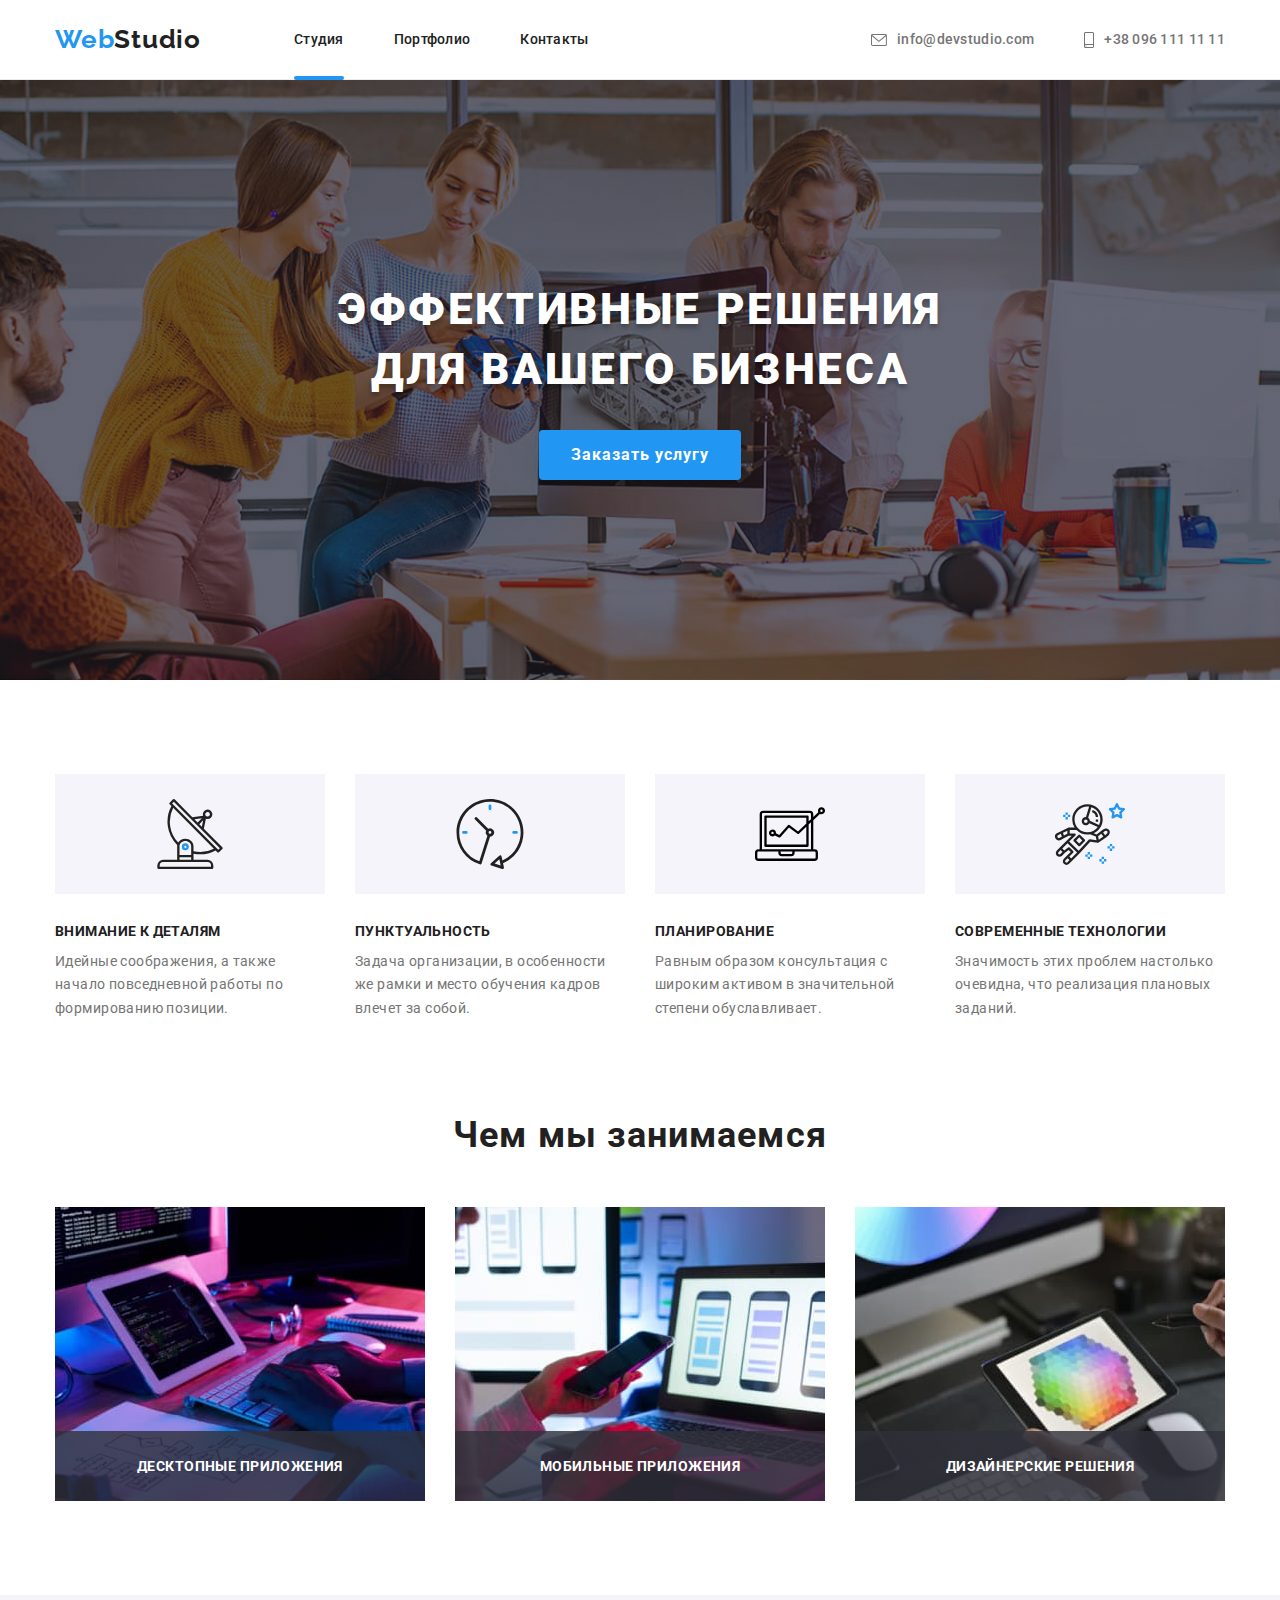
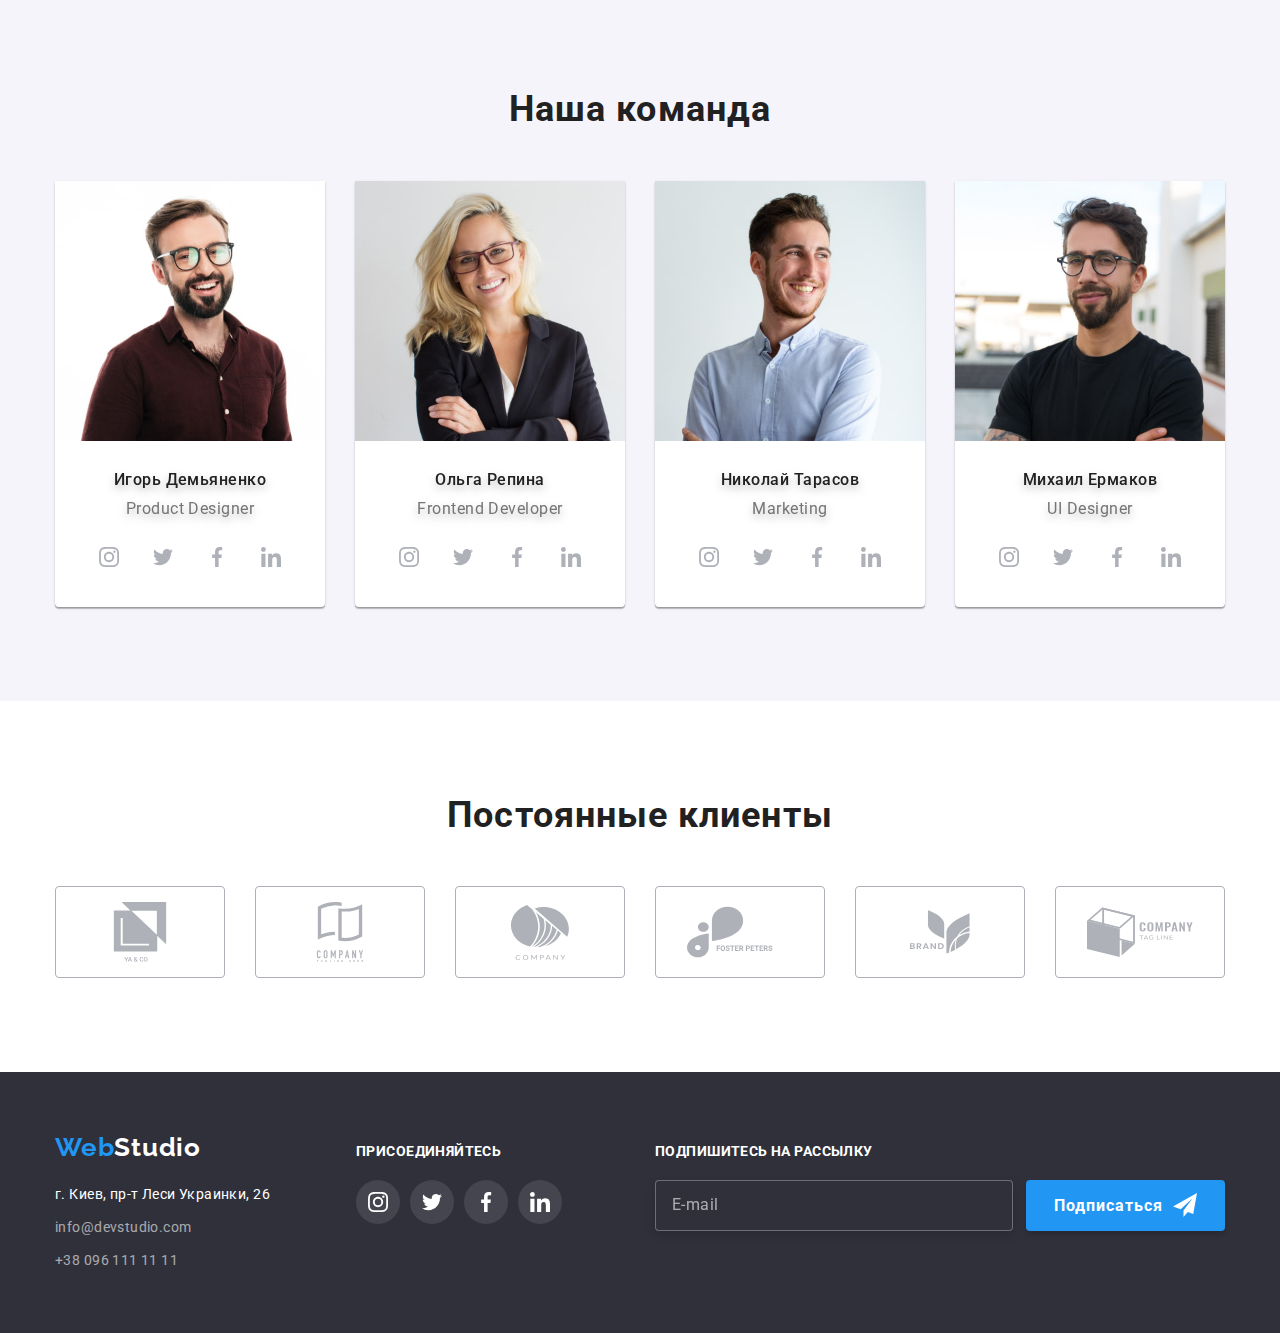
<file: index.html>
<!DOCTYPE html>
<html lang="ru">

<head>
    <meta charset="UTF-8">
    <meta http-equiv="X-UA-Compatible" content="IE=edge">
    <meta name="viewport" content="width=device-width, initial-scale=1.0">
    <link rel="preconnect" href="https://fonts.googleapis.com">
    <link rel="preconnect" href="https://fonts.gstatic.com" crossorigin>
    <link
        href="https://fonts.googleapis.com/css2?family=Raleway:wght@700&family=Roboto:wght@400;500;700;900&display=swap"
        rel="stylesheet">
    <link rel="stylesheet"
        href="https://cdnjs.cloudflare.com/ajax/libs/modern-normalize/1.1.0/modern-normalize.min.css">
    <link rel="stylesheet" href="./css/main.min.css">
    <title>WebStudio</title>
</head>

<body>

    <!-- Шапка сайта -->

    <Header class="page-header">
        <div class="container container__page-header">
            <a class="logo" href="./index.html">Web<span class="logo__black">Studio</span></a>

            <!-- Навигация -->

            <nav class="navigation">
                <ul class="navigation__list">
                    <li class="navigation__item"><a class="navigation__link navigation__link--current"
                            href="./index.html">Студия</a></li>
                    <li class="navigation__item"><a class="navigation__link" href="./portfolio.html">Портфолио</a></li>
                    <li class="navigation__item"><a class="navigation__link" href="#contacts">Контакты</a></li>
                </ul>
            </nav>

            <ul class="contacts__list">
                <li class="contacts__item">
                    <a class="contacts__link" href="mailto:info@devstudio.com">
                        <svg class="contacts__icon" width="16" height="12">
                            <use href="./images/icons.svg#envelope"></use>
                        </svg>info@devstudio.com
                    </a>
                </li>
                <li class="contacts__item">
                    <a class="contacts__link" href="tel:+380961111111">
                        <svg class="contacts__icon" width="10" height="16">
                            <use href="./images/icons.svg#smartphone"></use>
                        </svg>+38 096 111 11 11
                    </a>
                </li>
            </ul>
        </div>
    </Header>

    <!-- Основной контент -->

    <main>
        <!--Блок хиро-->
        <section class="hero">
            <div class="container">
                <h1 class="hero__title">Эффективные решения <br> для вашего бизнеса</h1>
                <button class="hero__button" type="button" data-modal-open>Заказать услугу</button>
            </div>
            <div class="backdrop backdrop--is-hidden" data-modal>
                <div class="modal">
                    <button class="modal__button" type="button" data-modal-close>
                        <svg width="18" height="18">
                            <use href="./images/icons.svg#button-close"></use>
                        </svg>
                    </button>

                    <form class="form" autocomplete="on">

                        <!-- =========Текс, обращение ========= -->
                        <p class="form__text">Оставьте свои данные, мы вам перезвоним</p>
                        <div class="form__container">

                            <!-- ========= Имя ========= -->
                            <label class="form__label">
                                <input class="form__input" type="text" name="name" placeholder=" " required
                                    title="Имя должно содержать не менее трех символом">
                                <span class="form__placeholder">Имя</span>
                                <svg class="form__icon" width="18" height="18">
                                    <use href="./images/icons.svg#modal-name"></use>
                                </svg>
                            </label>

                            <!-- ========= Телефон ========= -->
                            <label class="form__label">
                                <input class="form__input" type="tel" name="tel" placeholder=" " required>
                                <span class="form__placeholder">Телефон</span>
                                <svg class="form__icon" width="18" height="18">
                                    <use href="./images/icons.svg#modal-phone"></use>
                                </svg>
                            </label>

                            <!-- ========= Почта ========= -->
                            <label class="form__label">
                                <input class="form__input" type="email" name="mail" placeholder=" " required>
                                <span class="form__placeholder">Почта</span>
                                <svg class="form__icon" width="18" height="18">
                                    <use href="./images/icons.svg#modal-email"></use>
                                </svg>
                            </label>

                            <!-- ========= Комментарий ========= -->
                            <div class="textarea">
                                <!-- <label class="modal-form-textarea-label" for="comment">Комментарий</label> -->
                                <textarea class="textarea__input" name="comment" id="comment" autocomplete="off"
                                    placeholder="Введите текст"></textarea>
                                <label class="textarea__label" for="comment">Комментарий</label>
                            </div>
                            <!-- Чекбокс - условия рассылки -->

                            <label class="checkbox">
                                <input class="checkbox__input" type="checkbox" name="newsletter" required>
                                <span class="checkbox__icon"></span>
                                Соглашаюсь с рассылкой и принимаю &nbsp;
                                <a class="checkbox__link" href="">Условия договора</a>
                            </label>

                        </div>
                        <!-- Кнопка - Отправить -->
                        <button class="form__button" type="submit">Отправить</button>
                    </form>
                </div>
            </div>
        </section>

        <!--Особенности-->

        <section class="section">
            <h2 class="section__title section__title--visually-hidden">Особенности</h2>
            <!--Заголовок будет невидимый-->
            <div class="container">
                <ul class="features">
                    <li class="features__item">
                        <div class="features__container">
                            <svg width="70" height="70">
                                <use href="./images/icons.svg#antenna"></use>
                            </svg>
                        </div>
                        <h3 class="features__title">Внимание к деталям</h3>
                        <p class="features__text">Идейные соображения, а также начало повседневной работы по
                            формированию
                            позиции.</p>
                    </li>
                    <li class="features__item">
                        <div class="features__container">
                            <svg width="70" height="70">
                                <use href="./images/icons.svg#clock"></use>
                            </svg>
                        </div>
                        <h3 class="features__title">Пунктуальность</h3>
                        <p class="features__text">Задача организации, в особенности же рамки и место обучения кадров
                            влечет за собой.
                        </p>
                    </li>
                    <li class="features__item">
                        <div class="features__container">
                            <svg width="70" height="70">
                                <use href="./images/icons.svg#diagram"></use>
                            </svg>
                        </div>
                        <h3 class="features__title">Планирование</h3>
                        <p class="features__text">Равным образом консультация с широким активом в значительной степени
                            обуславливает.</p>
                    </li>
                    <li class="features__item">
                        <div class="features__container">
                            <svg width="70" height="70">
                                <use href="./images/icons.svg#astronaut"></use>
                            </svg>
                        </div>
                        <h3 class="features__title">Современные технологии</h3>
                        <p class="features__text">Значимость этих проблем настолько очевидна, что реализация плановых
                            заданий.
                        </p>
                    </li>
                </ul>
            </div>
        </section>

        <!-- Чем мы занимаемся -->

        <section class="section section--no-padding-top">
            <div class="container">
                <h2 class="section__title">Чем мы занимаемся</h2>
                <ul class="worksheet">
                    <li class="worksheet__item">
                        <img src="./images/ipadkeyboard.jpg" alt="Работает за клавиатурой" width="370">
                        <div class="worksheet__overlay">
                            <p class="worksheet__text">Десктопные приложения</p>
                        </div>
                    </li>
                    <li class="worksheet__item">
                        <img src="./images/notebooksmartphone.jpg" alt="Работает на смартфоне и ноутбуке" width="370">
                        <div class="worksheet__overlay">
                            <p class="worksheet__text">Мобильные приложения</p>
                        </div>
                    </li>
                    <li class="worksheet__item">
                        <img src="./images/tablet.jpg" alt="Смотрит в планшет" width="370">
                        <div class="worksheet__overlay">
                            <p class="worksheet__text">Дизайнерские решения</p>
                        </div>
                    </li>
                </ul>
            </div>
        </section>

        <!-- Наша команда -->

        <section class="section section--team-other-background">
            <div class="container">
                <h2 class="section__title">Наша команда</h2>
                <ul class="team">
                    <li class="team__item">
                        <img src="./images/igor-demianenko.jpg" alt="фото Игорь Демьяненко" width="270">
                        <div class="team-box">
                            <h3 class="team__title">Игорь Демьяненко</h3>
                            <p class="team__text">Product Designer</p>
                            <ul class="socials">
                                <li>
                                    <a class="socials__link" href="" aria-label="Инстаграм">
                                        <svg width="20" height="20">
                                            <use href="./images/icons.svg#instagram-team"></use>
                                        </svg>
                                    </a>
                                </li>
                                <li>
                                    <a class="socials__link" href="" aria-label="Твиттер">
                                        <svg width="20" height="20">
                                            <use href="./images/icons.svg#twitter-team"></use>
                                        </svg>
                                    </a>
                                </li>
                                <li>
                                    <a class="socials__link" href="" aria-label="Фейсбук">
                                        <svg width="20" height="20">
                                            <use href="./images/icons.svg#facebook-team"></use>
                                        </svg>
                                    </a>
                                </li>
                                <li>
                                    <a class="socials__link" href="" aria-label="Линкедин">
                                        <svg width="20" height="20">
                                            <use href="./images/icons.svg#linkedin-team"></use>
                                        </svg>
                                    </a>
                                </li>
                            </ul>
                        </div>

                    </li>
                    <li class="team__item">
                        <img src="./images/olga-repina.jpg" alt="фото Ольга Репина" width="270">
                        <div class="team-box">
                            <h3 class="team__title">Ольга Репина</h3>
                            <p class="team__text">Frontend Developer</p>
                            <ul class="socials">
                                <li>
                                    <a class="socials__link" href="" aria-label="Инстаграм">
                                        <svg width="20" height="20">
                                            <use href="./images/icons.svg#instagram-team"></use>
                                        </svg>
                                    </a>
                                </li>
                                <li>
                                    <a class="socials__link" href="" aria-label="Твиттер">
                                        <svg width="20" height="20">
                                            <use href="./images/icons.svg#twitter-team"></use>
                                        </svg>
                                    </a>
                                </li>
                                <li>
                                    <a class="socials__link" href="" aria-label="Фейсбук">
                                        <svg width="20" height="20">
                                            <use href="./images/icons.svg#facebook-team"></use>
                                        </svg>
                                    </a>
                                </li>
                                <li>
                                    <a class="socials__link" href="" aria-label="Линкедин">
                                        <svg width="20" height="20">
                                            <use href="./images/icons.svg#linkedin-team"></use>
                                        </svg>
                                    </a>
                                </li>
                            </ul>
                        </div>
                    </li>
                    <li class="team__item">
                        <img src="./images/nikolay-tarasov.jpg" alt="фото Николай Тарасов" width="270">
                        <div class="team-box">
                            <h3 class="team__title">Николай Тарасов</h3>
                            <p class="team__text">Marketing</p>
                            <ul class="socials">
                                <li>
                                    <a class="socials__link" href="" aria-label="Инстаграм">
                                        <svg width="20" height="20">
                                            <use href="./images/icons.svg#instagram-team"></use>
                                        </svg>
                                    </a>
                                </li>
                                <li>
                                    <a class="socials__link" href="" aria-label="Твиттер">
                                        <svg width="20" height="20">
                                            <use href="./images/icons.svg#twitter-team"></use>
                                        </svg>
                                    </a>
                                </li>
                                <li>
                                    <a class="socials__link" href="" aria-label="Фейсбук">
                                        <svg width="20" height="20">
                                            <use href="./images/icons.svg#facebook-team"></use>
                                        </svg>
                                    </a>
                                </li>
                                <li>
                                    <a class="socials__link" href="" aria-label="Линкедин">
                                        <svg width="20" height="20">
                                            <use href="./images/icons.svg#linkedin-team"></use>
                                        </svg>
                                    </a>
                                </li>
                            </ul>
                        </div>
                    </li>
                    <li class="team__item">
                        <img src="./images/mihail-ermakov.jpg" alt="фото Михаил Ермаков" width="270">
                        <div class="team-box">
                            <h3 class="team__title">Михаил Ермаков</h3>
                            <p class="team__text">UI Designer</p>
                            <ul class="socials">
                                <li>
                                    <a class="socials__link" href="" aria-label="Инстаграм">
                                        <svg width="20" height="20">
                                            <use href="./images/icons.svg#instagram-team"></use>
                                        </svg>
                                    </a>
                                </li>
                                <li>
                                    <a class="socials__link" href="" aria-label="Твиттер">
                                        <svg width="20" height="20">
                                            <use href="./images/icons.svg#twitter-team"></use>
                                        </svg>
                                    </a>
                                </li>
                                <li>
                                    <a class="socials__link" href="" aria-label="Фейсбук">
                                        <svg width="20" height="20">
                                            <use href="./images/icons.svg#facebook-team"></use>
                                        </svg>
                                    </a>
                                </li>
                                <li>
                                    <a class="socials__link" href="" aria-label="Линкедин">
                                        <svg width="20" height="20">
                                            <use href="./images/icons.svg#linkedin-team"></use>
                                        </svg>
                                    </a>
                                </li>
                            </ul>
                        </div>
                    </li>
                </ul>
            </div>
        </section>

        <!-- Постоянные клиенты -->

        <section class="section">
            <div class="container">
                <h2 class="section__title">Постоянные клиенты</h2>
                <ul class="clients">
                    <li><a class="clients__link" href="">
                            <svg width="106" height="60">
                                <use href="./images/icons.svg#company1">
                                </use>
                            </svg>
                        </a>
                    </li>
                    <li>
                        <a class="clients__link" href="">
                            <svg width="106" height="60">
                                <use href="./images/icons.svg#company2">
                                </use>
                            </svg>
                        </a>
                    </li>
                    <li>
                        <a class="clients__link" href="">
                            <svg width="106" height="60">
                                <use href="./images/icons.svg#company3">
                                </use>
                            </svg>
                        </a>
                    </li>
                    <li>
                        <a class="clients__link" href="">
                            <svg width="106" height="60">
                                <use href="./images/icons.svg#company4">
                                </use>
                            </svg>
                        </a>
                    </li>
                    <li>
                        <a class="clients__link" href="">
                            <svg width="106" height="60">
                                <use href="./images/icons.svg#company5">
                                </use>
                            </svg>
                        </a>
                    </li>
                    <li>
                        <a class="clients__link" href="">
                            <svg width="106" height="60">
                                <use href="./images/icons.svg#company6">
                                </use>
                            </svg>
                        </a>
                    </li>
                </ul>
            </div>
        </section>
    </main>

    <!-- Футер -->

    <footer class="footer">

        <div class="container container__footer--flex">

            <div class="footer__container">
                <a class="logo logo__footer" href="./index.html">Web<span class="logo__white">Studio</span></a>
                <!-- <img src="./images/Footer-bg.jpg" alt="Задний фон футера" width="1600"> -->
                <address class="address" id="contacts">
                    <ul class="address__list">
                        <li class="address__item"><a class="address__link" href="https://goo.gl/maps/4drAFhD1oQaZ1hP96"
                                target="_blank">г.
                                Киев, пр-т
                                Леси
                                Украинки, 26</a>
                        </li>
                        <li class="address__item"><a class="address__link--contact"
                                href="mailto:info@devstudio.com">info@devstudio.com</a></li>
                        <li class="address__item"><a class="address__link--contact" href="tel:+380961111111">+38 096 111
                                11
                                11</a>
                        </li>
                    </ul>
                </address>
            </div>

            <div class="join">
                <p class="join__text">Присоединяйтесь</p>
                <ul class="join__list">
                    <li>
                        <a class="join__link" href="">
                            <svg width="20" height="20">
                                <use href="./images/icons.svg#instagram-footer"></use>
                            </svg>
                        </a>
                    </li>
                    <li>
                        <a class="join__link" href="">
                            <svg width="20" height="20">
                                <use href="./images/icons.svg#twitter-footer"></use>
                            </svg>
                        </a>
                    </li>
                    <li>
                        <a class="join__link" href="">
                            <svg width="20" height="20">
                                <use href="./images/icons.svg#facebook-footer"></use>
                            </svg>
                        </a>
                    </li>
                    <li>
                        <a class="join__link" href="">
                            <svg width="20" height="20">
                                <use href="./images/icons.svg#linkedin-footer"></use>
                            </svg>
                        </a>
                    </li>
                </ul>
            </div>


            <form class="subscribe">
                <!-- <p class="footer-subscribe-text">Подпишитесь на рассылку</p> -->
                <div class="subscribe__container">
                    <label for="subscribe-mail" class="subscribe__label">Подпишитесь на рассылку</label>
                    <!-- Растягивал лэйбл, чтобы не промазал пользователь и автофокус в поле инпута сработал -->
                    <div class="subscribe__wrapper">
                        <input type="email" name="email" id="subscribe-mail" placeholder="E-mail" required>
                        <button type="submit" class="subscribe__button">Подписаться
                            <svg class="subscribe__icon" width="24" height="24">
                                <use href="./images/icons.svg#footer-button-subscribe"></use>
                            </svg>
                        </button>
                    </div>
                </div>

            </form>

        </div>

    </footer>

    <script src="./js/modal.js"></script>

</body>

</html>
</file>
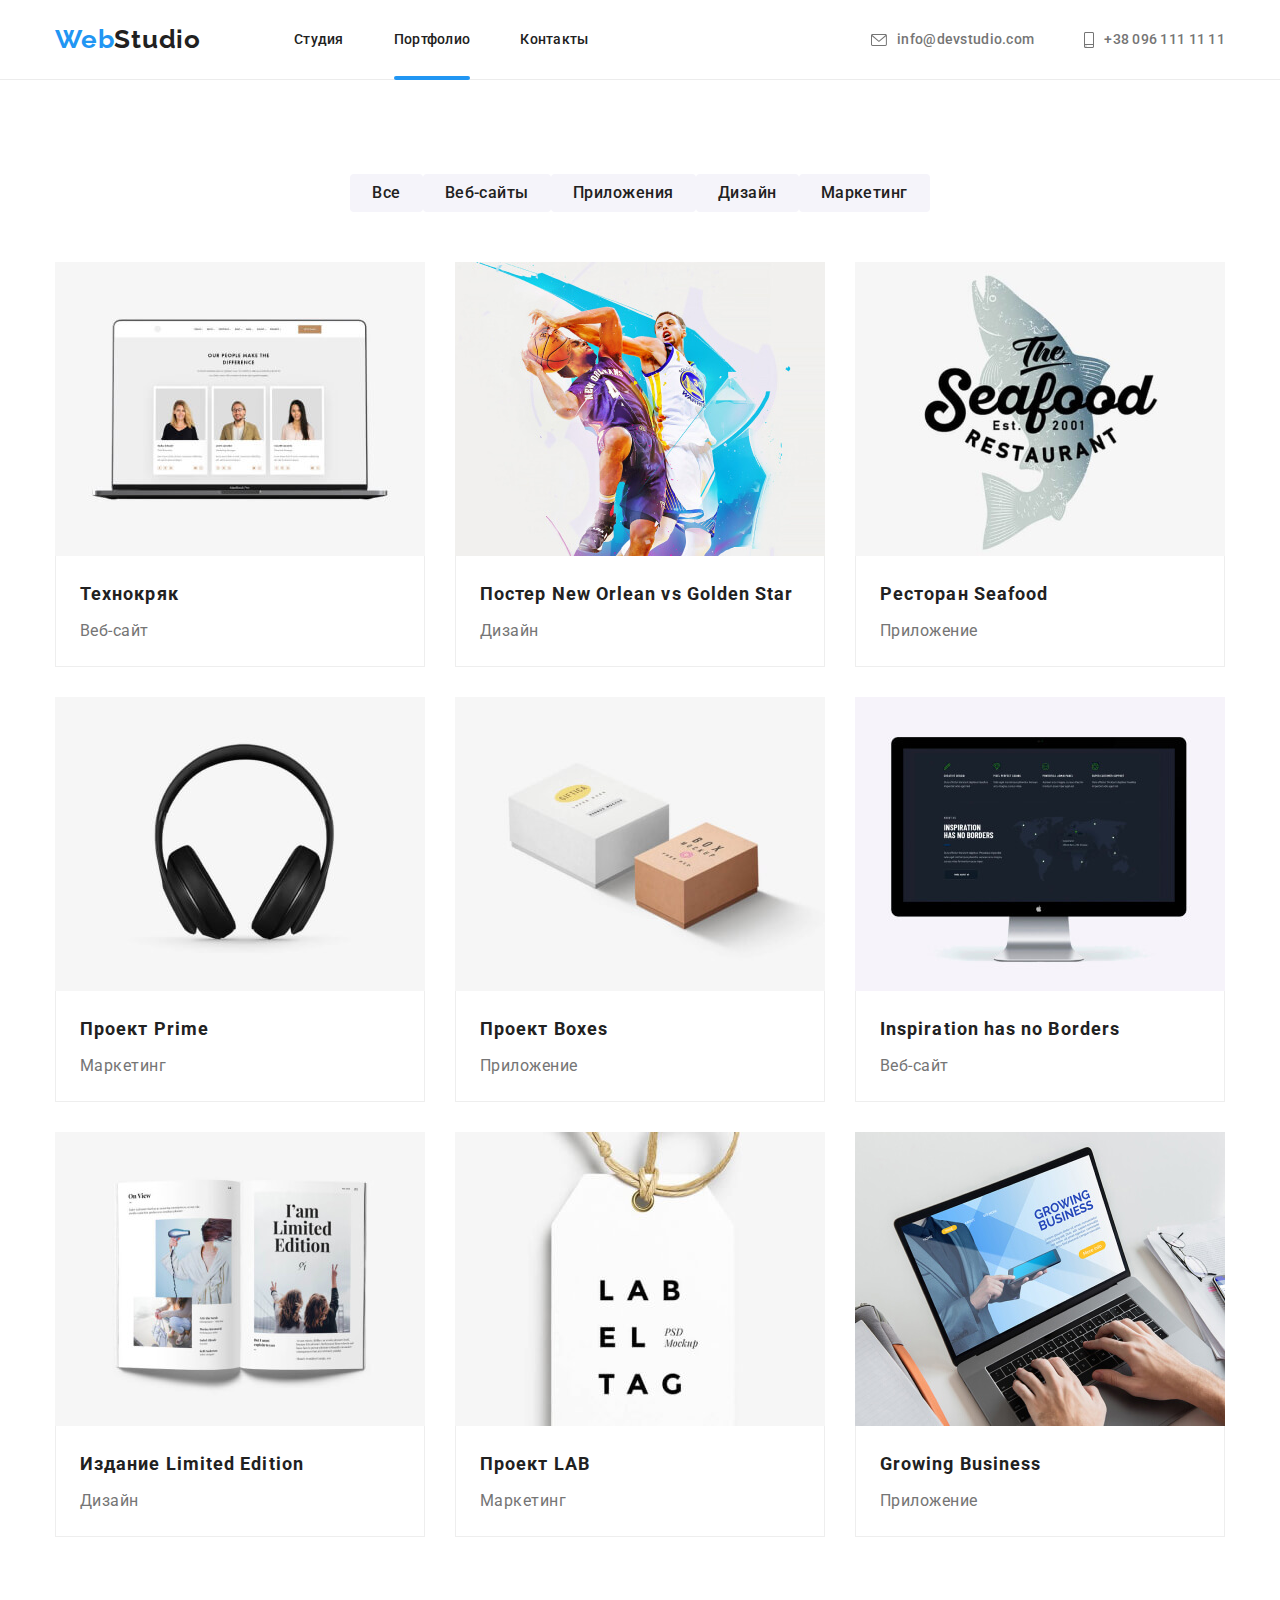
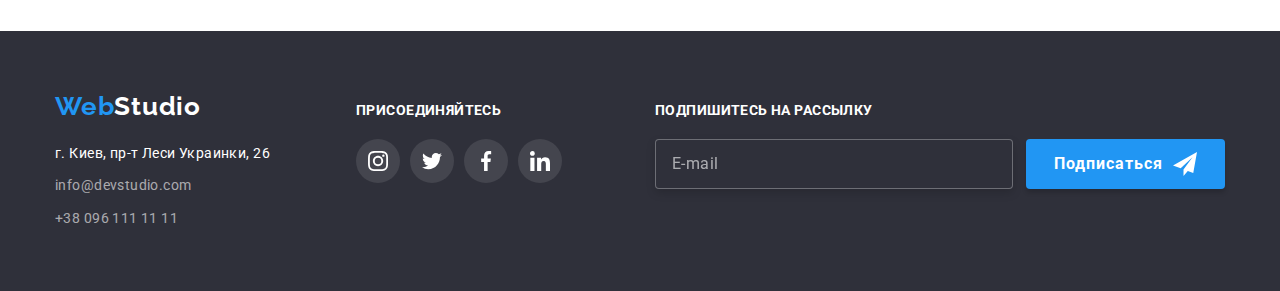
<file: portfolio.html>
<!DOCTYPE html>
<html lang="ru">

<head>
    <meta charset="UTF-8">
    <meta http-equiv="X-UA-Compatible" content="IE=edge">
    <meta name="viewport" content="width=device-width, initial-scale=1.0">
    <link rel="preconnect" href="https://fonts.googleapis.com">
    <link rel="preconnect" href="https://fonts.gstatic.com" crossorigin>
    <link
        href="https://fonts.googleapis.com/css2?family=Raleway:wght@700&family=Roboto:wght@400;500;700;900&display=swap"
        rel="stylesheet">
    <link rel="stylesheet"
        href="https://cdnjs.cloudflare.com/ajax/libs/modern-normalize/1.1.0/modern-normalize.min.css">
    <link rel="stylesheet" href="./css/main.min.css">
    <title>Portfolio</title>
</head>

<body>

    <!-- Шапка сайта -->

    <Header class="page-header">
        <div class="container container__page-header">
            <a class="logo" href="./index.html">Web<span class="logo__black">Studio</span></a>

            <!-- Навигация -->

            <nav class="navigation">
                <ul class="navigation__list">
                    <li class="navigation__item"><a class="navigation__link" href="./index.html">Студия</a></li>
                    <li class="navigation__item"><a class="navigation__link  navigation__link--current"
                            href="./portfolio.html">Портфолио</a></li>
                    <li class="navigation__item"><a class="navigation__link" href="#contacts">Контакты</a></li>
                </ul>
            </nav>

            <ul class="contacts__list">
                <li class="contacts__item">
                    <a class="contacts__link" href="mailto:info@devstudio.com">
                        <svg class="contacts__icon" width="16" height="12">
                            <use href="./images/icons.svg#envelope"></use>
                        </svg>info@devstudio.com
                    </a>
                </li>
                <li class="contacts__item">
                    <a class="contacts__link" href="tel:+380961111111">
                        <svg class="contacts__icon" width="10" height="16">
                            <use href="./images/icons.svg#smartphone"></use>
                        </svg>+38 096 111 11 11
                    </a>
                </li>
            </ul>
        </div>
    </Header>

    <!-- Основной контент -->

    <main>

        <section class="section">

            <!-- Кнопки -->
            <div class="container">
                <!-- скрытый заголовок -->
                <h1 class="title">Портфолио наших работ</h1>

                <ul class="filter">
                    <li class="portfolio-filter-item"><button class="filter__button" type="button">Все</button></li>
                    <li class="portfolio-filter-item"><button class="filter__button" type="button">Веб-сайты</button>
                    </li>
                    <li class="portfolio-filter-item"><button class="filter__button" type="button">Приложения</button>
                    </li>
                    <li class="portfolio-filter-item"><button class="filter__button" type="button">Дизайн</button></li>
                    <li class="portfolio-filter-item"><button class="filter__button" type="button">Маркетинг</button>
                    </li>
                </ul>

                <!-- Карточки -->

                <ul class="cards">
                    <li class="cards__item">
                        <a class="cards__link" href="">
                            <div class="overlay">
                                <img src="./images/portfolio/technokryak.jpg" alt="Ноутбук с примером сайта" width="370"
                                    height="294">
                                <div class="overlay__container">
                                    <p class="overlay__text">Ресурс предлагает комплексные предложения с разным
                                        уровнем функционала и сервисов.
                                        Все это позволит посетителю получить исчерпывающие сведения о компании или
                                        частном
                                        лице.
                                    </p>
                                </div>
                            </div>
                            <div class="cards__container">
                                <h2 class="cards__title">Технокряк</h2>
                                <p class="cards__text">Веб-сайт</p>
                            </div>
                        </a>
                    </li>

                    <li class="cards__item">
                        <a class="cards__link" href="">
                            <div class="overlay">
                                <img src="./images/portfolio/basketballists.jpg"
                                    alt="Баскетболисты в прыжке. Идёт борьба за мяч" width="370" height="294">
                                <div class="overlay__container">
                                    <p class="overlay__text">Ресурс предлагает комплексные предложения с разным
                                        уровнем функционала и сервисов.
                                        Все это позволит посетителю получить исчерпывающие сведения о компании или
                                        частном
                                        лице.
                                    </p>
                                </div>
                            </div>
                            <div class="cards__container">
                                <h2 class="cards__title">Постер New Orlean vs Golden Star</h2>
                                <p class="cards__text">Дизайн</p>
                            </div>
                        </a>
                    </li>

                    <li class="cards__item">
                        <a class="cards__link" href="">
                            <div class="overlay">
                                <img src="./images/portfolio/seafood.jpg"
                                    alt="Крупная рыба и название ресторана &#34;Seafood&#34;" width="370" height="294">
                                <div class="overlay__container">
                                    <p class="overlay__text">Ресурс предлагает комплексные предложения с разным
                                        уровнем функционала и сервисов.
                                        Все это позволит посетителю получить исчерпывающие сведения о компании или
                                        частном
                                        лице.
                                    </p>
                                </div>
                            </div>
                            <div class="cards__container">
                                <h2 class="cards__title">Ресторан Seafood</h2>
                                <p class="cards__text">Приложение</p>
                            </div>
                        </a>
                    </li>

                    <li class="cards__item">
                        <a class="cards__link" href="">
                            <div class="overlay">
                                <img src="./images/portfolio/headphones.jpg" alt="Наушники" width="370" height="294">
                                <div class="overlay__container">
                                    <p class="overlay__text">Ресурс предлагает комплексные предложения с разным
                                        уровнем функционала и сервисов.
                                        Все это позволит посетителю получить исчерпывающие сведения о компании или
                                        частном
                                        лице.
                                    </p>
                                </div>
                            </div>
                            <div class="cards__container">
                                <h2 class="cards__title">Проект Prime</h2>
                                <p class="cards__text">Маркетинг</p>
                            </div>
                        </a>
                    </li>

                    <li class="cards__item">
                        <a class="cards__link" href="">
                            <div class="overlay">
                                <img src="./images/portfolio/boxes.jpg" alt="Две картонные коробки - белая и коричневая"
                                    width="370" height="294">
                                <div class="overlay__container">
                                    <p class="overlay__text">Ресурс предлагает комплексные предложения с разным
                                        уровнем функционала и сервисов.
                                        Все это позволит посетителю получить исчерпывающие сведения о компании или
                                        частном
                                        лице.
                                    </p>
                                </div>
                            </div>
                            <div class="cards__container">
                                <h2 class="cards__title">Проект Boxes</h2>
                                <p class="cards__text">Приложение</p>
                            </div>
                        </a>
                    </li>

                    <li class="cards__item">
                        <a class="cards__link" href="">
                            <div class="overlay">
                                <img src="./images/portfolio/monitor.jpg" alt="Компьютерный монитор с примером сайта"
                                    width="370" height="294">
                                <div class="overlay__container">
                                    <p class="overlay__text">Ресурс предлагает комплексные предложения с разным
                                        уровнем функционала и сервисов.
                                        Все это позволит посетителю получить исчерпывающие сведения о компании или
                                        частном
                                        лице.
                                    </p>
                                </div>
                            </div>
                            <div class="cards__container">
                                <h2 class="cards__title">Inspiration has no Borders</h2>
                                <p class="cards__text">Веб-сайт</p>
                            </div>
                        </a>
                    </li>

                    <li class="cards__item">
                        <a class="cards__link" href="">
                            <div class="overlay">
                                <img src="./images/portfolio/book.jpg" alt="Открытая книга с картинками и текстом"
                                    width="370" height="294">
                                <div class="overlay__container">
                                    <p class="overlay__text">Ресурс предлагает комплексные предложения с разным
                                        уровнем функционала и сервисов.
                                        Все это позволит посетителю получить исчерпывающие сведения о компании или
                                        частном
                                        лице.
                                    </p>
                                </div>
                            </div>
                            <div class="cards__container">
                                <h2 class="cards__title">Издание Limited Edition</h2>
                                <p class="cards__text">Дизайн</p>
                            </div>
                        </a>
                    </li>

                    <li class="cards__item">
                        <a class="cards__link" href="">
                            <div class="overlay">
                                <img src="./images/portfolio/label.jpg" alt="Бирка с названием бренда &#34;LAB&#34;"
                                    width="370" height="294">
                                <div class="overlay__container">
                                    <p class="overlay__text">Ресурс предлагает комплексные предложения с разным
                                        уровнем функционала и сервисов.
                                        Все это позволит посетителю получить исчерпывающие сведения о компании или
                                        частном
                                        лице.
                                    </p>
                                </div>
                            </div>
                            <div class="cards__container">
                                <h2 class="cards__title">Проект LAB</h2>
                                <p class="cards__text">Маркетинг</p>
                            </div>
                        </a>
                    </li>

                    <li class="cards__item">
                        <a class="cards__link" href="">
                            <div class="overlay">
                                <img src="./images/portfolio/notebookwithapp.jpg"
                                    alt="Ноутбук. На экране пример приложения" width="370" height="294">
                                <div class="overlay__container">
                                    <p class="overlay__text">Ресурс предлагает комплексные предложения с разным
                                        уровнем функционала и сервисов.
                                        Все это позволит посетителю получить исчерпывающие сведения о компании или
                                        частном
                                        лице.
                                    </p>
                                </div>
                            </div>
                            <div class="cards__container">
                                <h2 class="cards__title">Growing Business</h2>
                                <p class="cards__text">Приложение</p>
                            </div>
                        </a>
                    </li>
                </ul>
            </div>
        </section>

    </main>

    <!-- Футер -->

    <footer class="footer">

        <div class="container container__footer--flex">

            <div class="footer__container">
                <a class="logo logo__footer" href="./index.html">Web<span class="logo__white">Studio</span></a>
                <!-- <img src="./images/Footer-bg.jpg" alt="Задний фон футера" width="1600"> -->
                <address class="address" id="contacts">
                    <ul class="address__list">
                        <li class="address__item"><a class="address__link" href="https://goo.gl/maps/4drAFhD1oQaZ1hP96"
                                target="_blank">г.
                                Киев, пр-т
                                Леси
                                Украинки, 26</a>
                        </li>
                        <li class="address__item"><a class="address__link--contact"
                                href="mailto:info@devstudio.com">info@devstudio.com</a></li>
                        <li class="address__item"><a class="address__link--contact" href="tel:+380961111111">+38 096 111
                                11
                                11</a>
                        </li>
                    </ul>
                </address>
            </div>

            <div class="join">
                <p class="join__text">Присоединяйтесь</p>
                <ul class="join__list">
                    <li>
                        <a class="join__link" href="">
                            <svg width="20" height="20">
                                <use href="./images/icons.svg#instagram-footer"></use>
                            </svg>
                        </a>
                    </li>
                    <li>
                        <a class="join__link" href="">
                            <svg width="20" height="20">
                                <use href="./images/icons.svg#twitter-footer"></use>
                            </svg>
                        </a>
                    </li>
                    <li>
                        <a class="join__link" href="">
                            <svg width="20" height="20">
                                <use href="./images/icons.svg#facebook-footer"></use>
                            </svg>
                        </a>
                    </li>
                    <li>
                        <a class="join__link" href="">
                            <svg width="20" height="20">
                                <use href="./images/icons.svg#linkedin-footer"></use>
                            </svg>
                        </a>
                    </li>
                </ul>
            </div>


            <form class="subscribe">
                <!-- <p class="footer-subscribe-text">Подпишитесь на рассылку</p> -->
                <div class="subscribe__container">
                    <label for="subscribe-mail" class="subscribe__label">Подпишитесь на рассылку</label>
                    <!-- Растягивал лэйбл, чтобы не промазал пользователь и автофокус в поле инпута сработал -->
                    <div class="subscribe__wrapper">
                        <input type="email" name="email" id="subscribe-mail" placeholder="E-mail" required>
                        <button type="submit" class="subscribe__button">Подписаться
                            <svg class="subscribe__icon" width="24" height="24">
                                <use href="./images/icons.svg#footer-button-subscribe"></use>
                            </svg>
                        </button>
                    </div>
                </div>

            </form>

        </div>

    </footer>
</body>

</html>
</file>
<file: css/main.min.css>
/*! modern-normalize v1.1.0 | MIT License | https://github.com/sindresorhus/modern-normalize */*,::before,::after{box-sizing:border-box}html{line-height:1.15;-webkit-text-size-adjust:100%;-moz-tab-size:4;tab-size:4}body{margin:0;font-family:system-ui,-apple-system,"Segoe UI",Roboto,Helvetica,Arial,sans-serif,"Apple Color Emoji","Segoe UI Emoji"}hr{height:0;color:inherit}abbr[title]{text-decoration:underline dotted}b,strong{font-weight:bolder}code,kbd,samp,pre{font-family:ui-monospace,SFMono-Regular,Consolas,"Liberation Mono",Menlo,monospace;font-size:1em}small{font-size:80%}sub,sup{font-size:75%;line-height:0;position:relative;vertical-align:baseline}sub{bottom:-0.25em}sup{top:-0.5em}table{text-indent:0;border-color:inherit}button,input,optgroup,select,textarea{font-family:inherit;font-size:100%;line-height:1.15;margin:0}button,select{text-transform:none}button,[type=button],[type=reset],[type=submit]{-webkit-appearance:button}::-moz-focus-inner{border-style:none;padding:0}:-moz-focusring{outline:1px dotted ButtonText}:-moz-ui-invalid{box-shadow:none}legend{padding:0}progress{vertical-align:baseline}::-webkit-inner-spin-button,::-webkit-outer-spin-button{height:auto}[type=search]{-webkit-appearance:textfield;outline-offset:-2px}::-webkit-search-decoration{-webkit-appearance:none}::-webkit-file-upload-button{-webkit-appearance:button;font:inherit}summary{display:list-item}h1,h2,h3,p{margin:0}img{max-width:100%;height:auto;display:block}ul,ol{margin:0;padding-left:0;list-style:none}a{text-decoration:none}body{font-family:"Roboto",sans-serif;color:#212121}.section{padding-top:94px;padding-bottom:94px}.section__title--visually-hidden{width:1px;height:1px;margin:-1px;border:0;padding:0;white-space:nowrap;clip-path:inset(100%);clip:rect(0 0 0 0);overflow:hidden;position:absolute}.section--no-padding-top{padding-top:0}.section__title{font-size:36px;line-height:1.16;letter-spacing:.03em;margin-top:0;margin-bottom:50px;text-align:center}.section--team-other-background{background-color:#f5f4fa}.container{width:1200px;padding-left:15px;padding-right:15px;margin-left:auto;margin-right:auto}.container__page-header{display:flex}.page-header{background-color:#fff;border-bottom:1px solid #ececec}.logo{font-family:"Raleway";font-weight:700;font-size:26px;line-height:1.19;letter-spacing:.03em;color:#2196f3;text-decoration:none;padding-top:24px;padding-bottom:24px}.logo__black{color:#212121}.logo__white{color:#fff}.logo__footer{display:inline-block;margin-bottom:20px;padding:0}.navigation{margin-left:93px}.navigation__list{display:flex;margin-top:0;margin-bottom:0;padding-left:0}.navigation__item{position:relative}.navigation__list .navigation__item+.navigation__item{margin-left:50px}.navigation__link{font-weight:500;font-size:14px;line-height:1.14;letter-spacing:.02em;color:#212121;text-decoration:none;display:block;padding-top:32px;padding-bottom:31px;transition:color 250ms cubic-bezier(0.4, 0, 0.2, 1)}.navigation__link:hover{color:#2196f3}.navigation__link:focus{color:#2196f3}.navigation__link--current::after{content:"";position:absolute;bottom:-1px;left:0;display:block;width:100%;height:4px;background:#2196f3;border-radius:2px}.contacts__list{display:flex;padding-left:0;margin-top:0;margin-right:0;margin-bottom:0;margin-left:auto}.contacts__item+.contacts__item{margin-left:50px}.contacts__link{display:flex;align-content:center;justify-content:center;font-weight:500;font-size:14px;line-height:1.14;letter-spacing:.02em;color:#757575;text-decoration:none;padding-top:32px;padding-bottom:31px;transition:color 250ms cubic-bezier(0.4, 0, 0.2, 1)}.contacts__link:hover,.contacts__link:focus{color:#2196f3}.contacts__icon{fill:currentColor;align-self:center;margin-right:10px}.hero{max-width:1600px;background-color:#c4c4c4;text-align:center;background-image:linear-gradient(to right, rgba(47, 48, 58, 0.4), rgba(47, 48, 58, 0.4)),url(../images/hero.jpg);background-repeat:no-repeat;background-size:cover;background-position:center;margin-right:auto;margin-left:auto;padding-top:200px;padding-bottom:200px}.hero__title{font-weight:900;font-size:44px;line-height:1.36;letter-spacing:.06em;text-transform:uppercase;color:#fff;text-shadow:0px 4px 4px rgba(0,0,0,.25);margin:0 0 30px}.hero__button{font-family:"Roboto";background-color:#2196f3;border-radius:4px;border:0px;font-weight:700;font-size:16px;line-height:1.87;letter-spacing:.06em;color:#fff;cursor:pointer;box-shadow:0px 4px 4px rgba(0,0,0,.15);padding:10px 32px;transition:background-color 250ms cubic-bezier(0.4, 0, 0.2, 1),box-shadow 250ms cubic-bezier(0.4, 0, 0.2, 1)}.hero__button:hover{background-color:#188ce8;box-shadow:0px 4px 4px rgba(0,0,0,.15)}.hero__button:focus{background-color:#188ce8;box-shadow:0px 4px 4px rgba(0,0,0,.15)}.backdrop{position:fixed;top:0;left:0;width:100%;height:100%;background-image:linear-gradient(rgba(0, 0, 0, 0.2), rgba(0, 0, 0, 0.2));z-index:999;opacity:1;transition:opacity 250ms cubic-bezier(0.4, 0, 0.2, 1),visibility 250ms cubic-bezier(0.4, 0, 0.2, 1)}.backdrop--is-hidden{opacity:0;pointer-events:none;visibility:hidden}.modal{position:absolute;top:50%;left:50%;transform:translate(-50%, -50%);min-width:528px;min-height:581px;background-color:#fff;box-shadow:0px 1px 3px rgba(0,0,0,.12),0px 1px 1px rgba(0,0,0,.14),0px 2px 1px rgba(0,0,0,.2);border-radius:4px;opacity:1;transform:translate(-50%, -50%) scale(1, 1);transition:transform 400ms cubic-bezier(0.4, 0, 0.2, 1),opacity 250ms cubic-bezier(0.4, 0, 0.2, 1),visibility 250ms cubic-bezier(0.4, 0, 0.2, 1)}.backdrop.backdrop--is-hidden .modal{opacity:0;transform:translate(-50%, -50%) scale(0, 0)}.modal__button{position:absolute;top:8px;right:8px;display:inline-flex;justify-content:center;align-items:center;width:30px;height:30px;background-color:#fff;border:1px solid rgba(0,0,0,.1);border-radius:50%;cursor:pointer;transition:fill 250ms cubic-bezier(0.4, 0, 0.2, 1)}.modal__button:hover{fill:#2196f3}.modal__button:focus{fill:#2196f3}.form{padding:40px;text-align:left}.form__text{margin-bottom:30px;font-weight:700;font-size:20px;line-height:23px;text-align:center;letter-spacing:.03em;color:#212121}.form__container{display:flex;flex-direction:column;padding:0;margin-left:auto;margin-right:auto;margin-bottom:30px}.form__container textarea::placeholder{font-size:14px;line-height:1.42;letter-spacing:.01em;color:rgba(117,117,117,.5)}.form__label{position:relative;font-size:12px;line-height:1.17;letter-spacing:.01em;color:#757575;margin-bottom:28px}.form__label:nth-child(3){margin-bottom:10px}.form__input{margin:0 auto;padding-top:12px;padding-bottom:12px;width:100%;text-indent:42px;border:1px solid rgba(33,33,33,.2);border-radius:4px;outline-color:#2196f3}.form__input:hover{border-color:#2196f3}.form__input:focus{border-color:#2196f3}.form__icon{position:absolute;top:11px;left:12px}.form__label:focus-within .form__icon{fill:#2196f3}.form__placeholder{position:absolute;top:13px;left:42px;transition:transform 250ms cubic-bezier(0.4, 0, 0.2, 1),color 250ms cubic-bezier(0.4, 0, 0.2, 1)}.form__label:focus-within .form__placeholder,.form__input:not(:placeholder-shown)+.form__placeholder{transform:translate(-42px, -30px);color:#2196f3}.textarea{display:flex;flex-direction:column-reverse;margin-bottom:20px}.textarea__input{display:block;margin:0;padding:12px 16px;resize:none;width:100%;height:120px;border:1px solid rgba(33,33,33,.2);border-radius:4px;outline-color:#2196f3}.textarea__input:hover{border-color:#2196f3}.textarea__input:focus{border-color:#2196f3}.textarea__label{display:block;font-size:12px;line-height:1.17;letter-spacing:.01em;color:#757575;margin-bottom:4px}.textarea__input:focus~.textarea__label{color:#2196f3}.checkbox{display:flex;align-items:center;justify-content:center;font-size:14px;line-height:1.72;letter-spacing:.03em;color:#757575}.checkbox__input{width:1px;height:1px;margin:-1px;border:0;padding:0;white-space:nowrap;clip-path:inset(100%);clip:rect(0 0 0 0);overflow:hidden;position:absolute}.checkbox__icon{display:block;width:15px;height:15px;border:2px solid;border-color:#000;border-radius:2px;background-size:contain;background-origin:border-box;margin-right:7px;transition:background-color 250ms cubic-bezier(0.4, 0, 0.2, 1),background-image 250ms cubic-bezier(0.4, 0, 0.2, 1),border-color 250ms cubic-bezier(0.4, 0, 0.2, 1)}.checkbox__input:checked+.checkbox__icon{background-color:#2196f3;background-image:url(../images/full-check.svg);background-size:contain;background-origin:border-box;border-color:#2196f3}.checkbox__input:focus+.checkbox__icon{outline:1px outset #212121}.checkbox__link{color:#2196f3}.form__button{display:flex;margin-right:auto;margin-left:auto;padding:10px 55px;background-color:#2196f3;font-weight:700;font-size:16px;line-height:1.875;letter-spacing:.06em;box-shadow:0px 4px 4px rgba(0,0,0,.15);border-radius:4px;border:0;cursor:pointer;color:#fff;transition:background-color 250ms cubic-bezier(0.4, 0, 0.2, 1)}.form__button:hover{background-color:#188ce8}.form__button:focus{background-color:#188ce8}.features{display:flex;padding-left:0;margin-top:0;margin-bottom:0}.features__item{width:calc((100% - 90px)/4);margin-left:30px}.features__item:first-child{margin-left:0}.features__container{display:flex;height:120px;background-color:#f5f4fa;align-items:center;justify-content:center;margin-bottom:30px}.features__title{font-size:14px;line-height:1.14;letter-spacing:.03em;text-transform:uppercase;color:#212121;margin-top:0;margin-bottom:10px}.features__text{font-size:14px;line-height:1.71;letter-spacing:.03em;color:#757575}.worksheet{display:flex;padding-left:0;margin-top:0;margin-bottom:0;margin-left:auto;margin-right:auto;justify-content:space-between}.worksheet__item{position:relative}.worksheet__overlay{position:absolute;bottom:0;left:0;display:flex;width:100%;height:70px;align-items:center;justify-content:center;background-image:linear-gradient(rgba(47, 48, 58, 0.8), rgba(47, 48, 58, 0.8))}.worksheet__text{text-transform:uppercase;font-weight:700;font-size:14px;line-height:1.15;letter-spacing:.03em;color:#fff}.team{display:flex;padding-left:0;margin-top:0;margin-bottom:0;margin-left:auto;margin-right:auto;text-align:center}.team__item{background-color:#fff;box-shadow:0px 1px 3px rgba(0,0,0,.12),0px 1px 1px rgba(0,0,0,.14),0px 2px 1px rgba(0,0,0,.2);border-radius:0px 0px 4px 4px}.team__item+.team__item{margin-left:30px}.team__item:first-child{margin-left:0}.team-box{padding-top:30px;padding-bottom:28px}.team__title{font-weight:500;font-size:16px;line-height:1.18;letter-spacing:.03em;filter:drop-shadow(0px 4px 4px rgba(0, 0, 0, 0.25));margin-bottom:10px}.team__text{font-size:16px;line-height:1.18;letter-spacing:.03em;color:#757575;filter:drop-shadow(0px 4px 4px rgba(0, 0, 0, 0.25));margin-top:0;margin-bottom:16px}.socials{gap:10px;display:flex;justify-content:center}.socials__link{fill:#afb1b8;display:flex;height:44px;width:44px;background-color:#fff;border-radius:50%;justify-content:center;align-items:center;transition:background-color 250ms cubic-bezier(0.4, 0, 0.2, 1),fill 250ms cubic-bezier(0.4, 0, 0.2, 1)}.socials__link:hover,.socials__link:focus{background-color:#2196f3;fill:#fff}.clients{display:flex;justify-content:space-between}.clients__link{display:flex;width:170px;height:92px;align-items:center;justify-content:center;border-radius:4px;border:1px solid;border-color:#afb1b8;fill:#afb1b8;transition:border-color 250ms cubic-bezier(0.4, 0, 0.2, 1),fill 250ms cubic-bezier(0.4, 0, 0.2, 1)}.clients__link:hover,.clients__link:focus{fill:#2196f3;border-color:#2196f3}.footer{background-color:#2f303a;padding-top:60px;padding-bottom:60px}.container__footer--flex{display:flex;align-items:baseline}.footer__container{flex-grow:1}.address__list{display:inline-block;padding-left:0;margin-top:0;margin-bottom:0}.address__item:not(:last-child){margin-bottom:9px}.address__link{text-decoration:none;font-style:normal;font-size:14px;line-height:1.71;letter-spacing:.03em;color:#fff;transition:color 250ms cubic-bezier(0.4, 0, 0.2, 1)}.address__link:hover{color:#2196f3}.address__link:focus{color:#2196f3}.address__link--contact{font-style:normal;font-size:14px;line-height:1.71;letter-spacing:.03em;color:rgba(255,255,255,.6);transition:color 250ms cubic-bezier(0.4, 0, 0.2, 1)}.address__link--contact:hover{color:#2196f3}.address__link--contact:focus{color:#2196f3}.join{margin-left:70px}.join__text{font-family:"Roboto";font-style:normal;font-weight:700;font-size:14px;line-height:1.14;letter-spacing:.03em;text-transform:uppercase;color:#fff;margin-bottom:20px}.join__list{display:flex;width:206px;justify-content:space-between}.join__link{display:flex;width:44px;background-color:rgba(255,255,255,.1);border-radius:50%;justify-content:center;align-items:center;height:44px;transition:background-color 250ms cubic-bezier(0.4, 0, 0.2, 1)}.join__link:hover{background-color:#2196f3}.join__link:focus{background-color:#2196f3}.subscribe{width:570px;margin-left:93px}.subscribe__container input{padding:15px 0;margin:0;width:358px;border:1px solid rgba(255,255,255,.3);filter:drop-shadow(0px 4px 4px rgba(0, 0, 0, 0.15));border-radius:4px;background-color:#2f303a;color:#fff;text-indent:16px;outline-color:#2196f3;outline-width:0;transition:border-color 250ms cubic-bezier(0.4, 0, 0.2, 1)}.subscribe__container input:hover,.subscribe__container input:focus{border-color:#2196f3}.subscribe__label{display:inline-block;color:#fff;text-transform:uppercase;font-weight:700;font-size:14px;line-height:1.14;letter-spacing:.03em;margin-bottom:20px}.subscribe__wrapper{display:flex;justify-content:space-between}.subscribe__wrapper input::placeholder{font-size:16px;line-height:1.25;letter-spacing:.03em;color:rgba(255,255,255,.6)}.subscribe__wrapper input::placeholder{font-size:16px;line-height:1.25;letter-spacing:.03em;color:rgba(255,255,255,.6)}.subscribe__button{padding:10px 28px;display:inline-flex;align-items:center;text-align:center;cursor:pointer;font-family:"Roboto";background-color:#2196f3;border-radius:4px;border:0px;font-weight:700;font-size:16px;line-height:1.87;letter-spacing:.06em;color:#fff;box-shadow:0px 4px 4px rgba(0,0,0,.15);transition:background-color 250ms cubic-bezier(0.4, 0, 0.2, 1)}.subscribe__button:hover{background-color:#188ce8}.subscribe__button:focus{background-color:#188ce8}.subscribe__icon{margin-left:10px}.title{height:1px;margin:-1px;border:0;padding:0;white-space:nowrap;clip-path:inset(100%);clip:rect(0 0 0 0);overflow:hidden;position:absolute;width:1px}.filter{display:flex;justify-content:center;margin-top:0;margin-bottom:50px}.filter__item+.filter__item{padding-right:0;margin-left:8px}.filter__button{border:0px;background-color:#f5f4fa;border-radius:4px;font-family:"Roboto";font-weight:500;font-size:16px;line-height:1.62;letter-spacing:.03em;color:#212121;cursor:pointer;display:block;padding:6px 22px;transition:background-color 250ms cubic-bezier(0.4, 0, 0.2, 1),color 250ms cubic-bezier(0.4, 0, 0.2, 1),box-shadow 250ms cubic-bezier(0.4, 0, 0.2, 1)}.filter__button:hover,.filter__button:focus{background-color:#2196f3;color:#fff;box-shadow:0px 3px 1px rgba(0,0,0,.1),0px 1px 2px rgba(0,0,0,.08),0px 2px 2px rgba(0,0,0,.12)}.cards{display:flex;flex-wrap:wrap;margin-top:0;margin-bottom:0}.cards__item{width:calc((100% - 60px)/3);margin-right:30px;margin-bottom:30px}.cards__item:nth-child(3n){margin-right:0}.cards__item:nth-last-child(-n+3){margin-bottom:0}.cards__link{display:inline-block;text-decoration:none;transition:box-shadow 250ms cubic-bezier(0.4, 0, 0.2, 1)}.cards__link:hover,.cards__link:focus{box-shadow:0px 1px 1px rgba(0,0,0,.12),0px 4px 4px rgba(0,0,0,.06),1px 4px 6px rgba(0,0,0,.16)}.overlay{position:relative;overflow:hidden}.overlay__container{position:absolute;top:0;left:0;width:100%;padding:63px 24px;background-color:rgba(33,150,243,.9);transform:translateY(100%);transition:transform 250ms cubic-bezier(0.4, 0, 0.2, 1)}.cards__link:hover .overlay__container{transform:translateY(0)}.cards__link:focus .overlay__container{transform:translateY(0)}.overlay__text{font-size:18px;line-height:1.56;letter-spacing:.03em;color:#fff}.cards__title{font-size:18px;line-height:2;letter-spacing:.06em;color:#212121;margin-bottom:4px}.cards__text{font-size:16px;line-height:1.87;letter-spacing:.03em;color:#757575;margin-top:0}.cards__container{padding:20px 24px;background-color:#fff;border-bottom:1px solid #eee;border-right:1px solid #eee;border-left:1px solid #eee}/*# sourceMappingURL=main.min.css.map */
</file>
